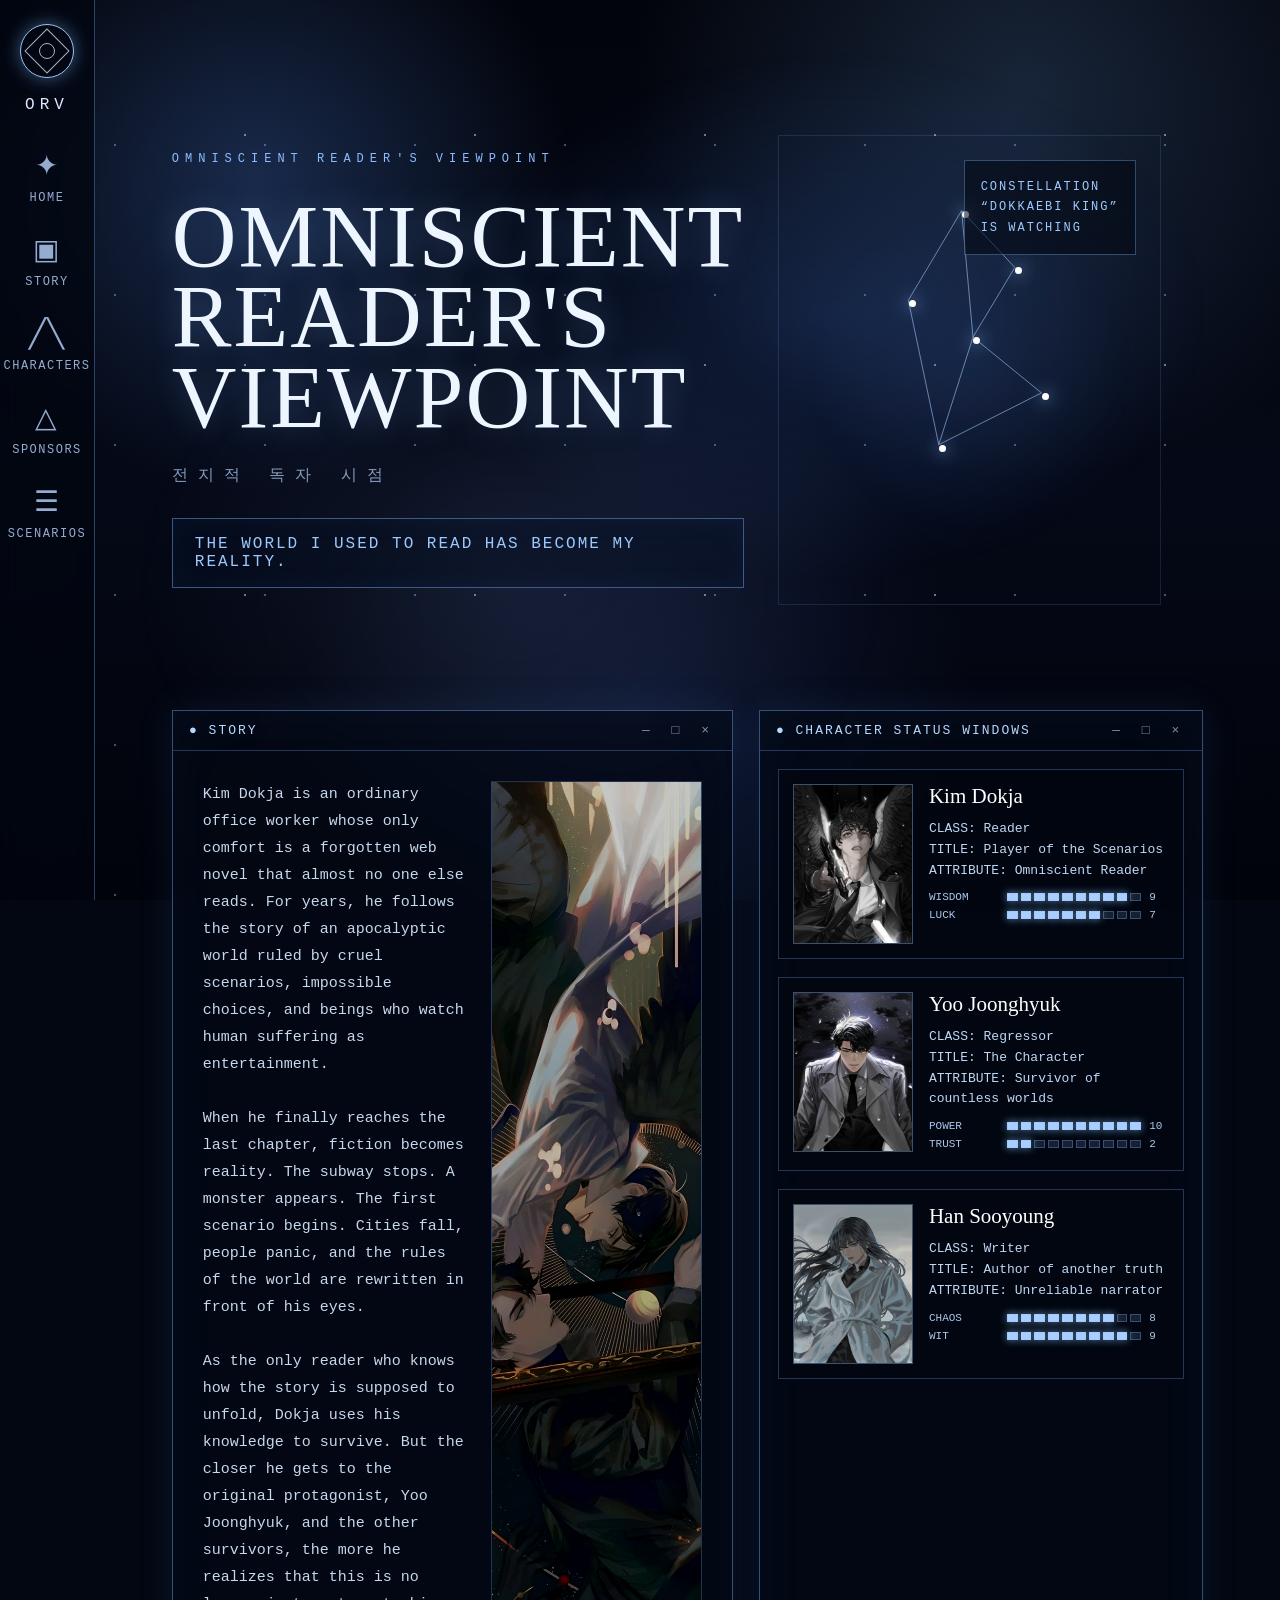
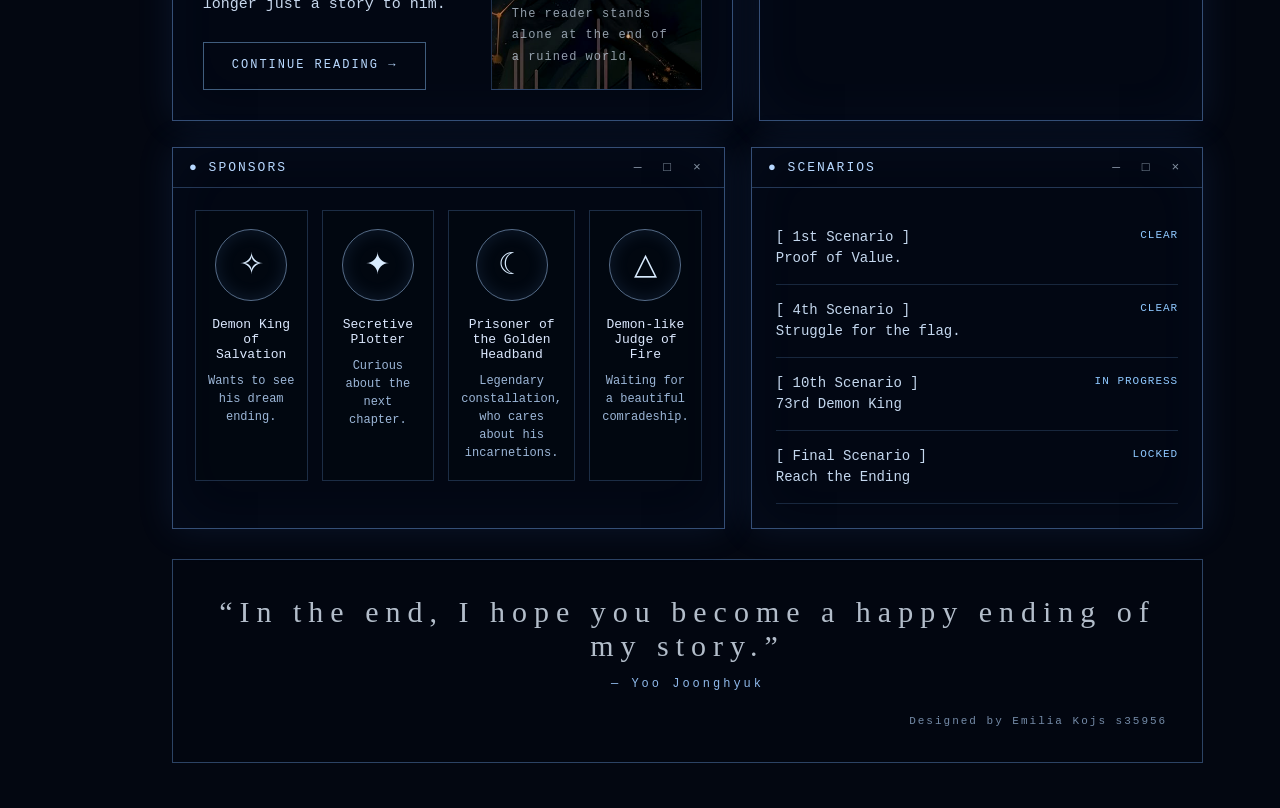
<file: index.html>
<!DOCTYPE html>
<html lang="en">

<head>
    <meta charset="UTF-8">
    <meta name="viewport" content="width=device-width, initial-scale=1.0" />
    <title>Omniscient Reader's Viewpoint</title>
    <link rel="icon" type="image/jpg" href="favicon.jpg">
    <link rel="stylesheet" href="style.css">
</head>

<body>
    <header class="mobile-nav">
        <a href="#home">Home</a>
        <a href="#story">Story</a>
        <a href="#characters">Characters</a>
        <a href="#constellations">Constellations</a>
    </header>
    <div class="nebula"></div>

    <div class="layout">
        <aside class="sidebar">
            <a class="sigil" href="#home"></a>
            <div class="logo">ORV</div>
            <nav>
                <a href="#home"><span>✦</span>Home</a>
                <a href="#story"><span>▣</span>Story</a>
                <a href="#characters"><span>╱╲</span>Characters</a>
                <a href="#constellations"><span>△</span>Sponsors</a>
                <a href="#scenarios"><span>☰</span>Scenarios</a>
            </nav>
        </aside>

        <main id="home">
            <section class="hero">
                <div>
                    <p class="eyebrow">Omniscient Reader's Viewpoint</p>
                    <h1>OMNISCIENT<br>READER'S<br>VIEWPOINT</h1>
                    <p class="korean">전지적 독자 시점</p>
                    <div class="quote-box">THE WORLD I USED TO READ HAS BECOME MY REALITY.</div>
                </div>

                <div class="constellation-map" role="img" aria-label="animated constellation map">
                    <svg class="lines" viewBox="0 0 500 470" preserveAspectRatio="none">
                        <polyline points="170,165 240,75 310,132 255,202 345,258 210,310 170,165" fill="none"
                            stroke="#a9ceff" stroke-width="1" />
                        <polyline points="240,75 255,202 210,310" fill="none" stroke="#a9ceff" stroke-width="1" />
                    </svg>
                    <div class="star s1"></div>
                    <div class="star s2"></div>
                    <div class="star s3"></div>
                    <div class="star s4"></div>
                    <div class="star s5"></div>
                    <div class="star s6"></div>
                    <div class="watching">CONSTELLATION<br>“DOKKAEBI KING”<br>IS WATCHING</div>
                </div>
            </section>

            <section class="grid" id="story">
                <article class="window">
                    <div class="window-header">
                        <h2 class="window-title">● Story</h2>
                        <span class="controls">— □ ×</span>
                    </div>
                    <div class="story-content">
                        <div>
                            <p>
                                Kim Dokja is an ordinary office worker whose only comfort is a forgotten web novel that
                                almost no one else reads. For years, he follows the story of an apocalyptic world ruled
                                by cruel scenarios, impossible choices, and beings who watch human suffering as
                                entertainment.
                            </p>
                            <br>
                            <p>
                                When he finally reaches the last chapter, fiction becomes reality. The subway stops. A
                                monster appears. The first scenario begins. Cities fall, people panic, and the rules of
                                the world are rewritten in front of his eyes.
                            </p>
                            <br>
                            <p>
                                As the only reader who knows how the story is supposed to unfold, Dokja uses his
                                knowledge to survive. But the closer he gets to the original protagonist, Yoo Joonghyuk,
                                and the other survivors, the more he realizes that this is no longer just a story to
                                him.
                            </p>
                            <a class="button" href="story.html">Continue Reading →</a>
                        </div>
                        <div class="story-image">
                            <img src="orv.jpeg" alt="Yoo Joonghyuk and Kim Dokja">
                        </div>
                    </div>
                </article>

                <aside class="window" id="characters">
                    <div class="window-header">
                        <h2 class="window-title">● Character Status Windows</h2>
                        <span class="controls">— □ ×</span>
                    </div>
                    <div class="characters">
                        <div class="character-card">
                            <div class="portrait">
                                <img src="KimDokja.jfif" alt="Kim Dokja">
                            </div>
                            <div class="character-info">
                                <h3>Kim Dokja</h3>
                                <div class="meta">CLASS: Reader<br>TITLE: Player of the Scenarios<br>ATTRIBUTE:
                                    Omniscient Reader</div>
                                <div class="stat"><span>WISDOM</span>
                                    <div class="bar"><span class="filled"></span><span class="filled"></span><span
                                            class="filled"></span><span class="filled"></span><span
                                            class="filled"></span><span class="filled"></span><span
                                            class="filled"></span><span class="filled"></span><span
                                            class="filled"></span><span></span></div><span>9</span>
                                </div>
                                <div class="stat"><span>LUCK</span>
                                    <div class="bar"><span class="filled"></span><span class="filled"></span><span
                                            class="filled"></span><span class="filled"></span><span
                                            class="filled"></span><span class="filled"></span><span
                                            class="filled"></span><span></span><span></span><span></span></div>
                                    <span>7</span>
                                </div>
                            </div>
                        </div>

                        <div class="character-card">
                            <div class="portrait">
                                <img src="YooJoonghyuk.jfif" alt="Yoo Joonghyuk">
                            </div>
                            <div class="character-info">
                                <h3>Yoo Joonghyuk</h3>
                                <div class="meta">CLASS: Regressor<br>TITLE: The Character<br>ATTRIBUTE: Survivor of
                                    countless worlds</div>
                                <div class="stat"><span>POWER</span>
                                    <div class="bar"><span class="filled"></span><span class="filled"></span><span
                                            class="filled"></span><span class="filled"></span><span
                                            class="filled"></span><span class="filled"></span><span
                                            class="filled"></span><span class="filled"></span><span
                                            class="filled"></span><span class="filled"></span></div><span>10</span>
                                </div>
                                <div class="stat"><span>TRUST</span>
                                    <div class="bar"><span class="filled"></span><span
                                            class="filled"></span><span></span><span></span><span></span><span></span><span></span><span></span><span></span><span></span>
                                    </div><span>2</span>
                                </div>
                            </div>
                        </div>

                        <div class="character-card">
                            <div class="portrait">
                                <img src="HanSooyoung.jfif" alt="Han Sooyoung">
                            </div>
                            <div class="character-info">
                                <h3>Han Sooyoung</h3>
                                <div class="meta">CLASS: Writer<br>TITLE: Author of another truth<br>ATTRIBUTE:
                                    Unreliable narrator</div>
                                <div class="stat"><span>CHAOS</span>
                                    <div class="bar"><span class="filled"></span><span class="filled"></span><span
                                            class="filled"></span><span class="filled"></span><span
                                            class="filled"></span><span class="filled"></span><span
                                            class="filled"></span><span class="filled"></span><span></span><span></span>
                                    </div><span>8</span>
                                </div>
                                <div class="stat"><span>WIT</span>
                                    <div class="bar"><span class="filled"></span><span class="filled"></span><span
                                            class="filled"></span><span class="filled"></span><span
                                            class="filled"></span><span class="filled"></span><span
                                            class="filled"></span><span class="filled"></span><span
                                            class="filled"></span><span></span></div><span>9</span>
                                </div>
                            </div>
                        </div>
                    </div>
                </aside>
            </section>

            <section class="lower-grid">
                <article class="window" id="constellations">
                    <div class="window-header">
                        <h2 class="window-title">● Sponsors</h2>
                        <span class="controls">— □ ×</span>
                    </div>
                    <div class="constellations">
                        <a class="constellation-card" href="constellations.html">
                            <div class="symbol">✧</div>
                            <h4>Demon King of Salvation</h4>
                            <p>Wants to see his dream ending.</p>
                        </a>
                        <a class="constellation-card" href="constellations.html">
                            <div class="symbol">✦</div>
                            <h4>Secretive Plotter</h4>
                            <p>Curious about the next chapter.</p>
                        </a>
                        <a class="constellation-card" href="constellations.html">
                            <div class="symbol">☾</div>
                            <h4>Prisoner of the Golden Headband</h4>
                            <p>Legendary constallation, who cares about his incarnetions.</p>
                        </a>
                        <a class="constellation-card" href="constellations.html">
                            <div class="symbol">△</div>
                            <h4>Demon-like Judge of Fire</h4>
                            <p>Waiting for a beautiful comradeship.</p>
                        </a>
                    </div>
                </article>

                <article class="window" id="scenarios">
                    <div class="window-header">
                        <h2 class="window-title">● Scenarios</h2>
                        <span class="controls">— □ ×</span>
                    </div>
                    <div class="scenarios">
                        <div class="scenario-row"><span>[ 1st Scenario ]<br>Proof of Value.</span><span
                                class="status">Clear</span></div>
                        <div class="scenario-row"><span>[ 4th Scenario ]<br>Struggle for the flag.</span><span
                                class="status">Clear</span></div>
                        <div class="scenario-row"><span>[ 10th Scenario ]<br>73rd Demon King</span><span
                                class="status">In Progress</span></div>
                        <div class="scenario-row"><span>[ Final Scenario ]<br>Reach the Ending</span><span
                                class="status">Locked</span></div>
                    </div>
                </article>
            </section>

           <section class="ending">

                <div class="ending-quote">
                    “In the end, I hope you become a happy ending of my story.”
                    <span>— Yoo Joonghyuk</span>
                </div>

                <div class="ending-signature">
                    Designed by Emilia Kojs s35956
                </div>

            </section>
        </main>
    </div>
</body>

</html>
</file>
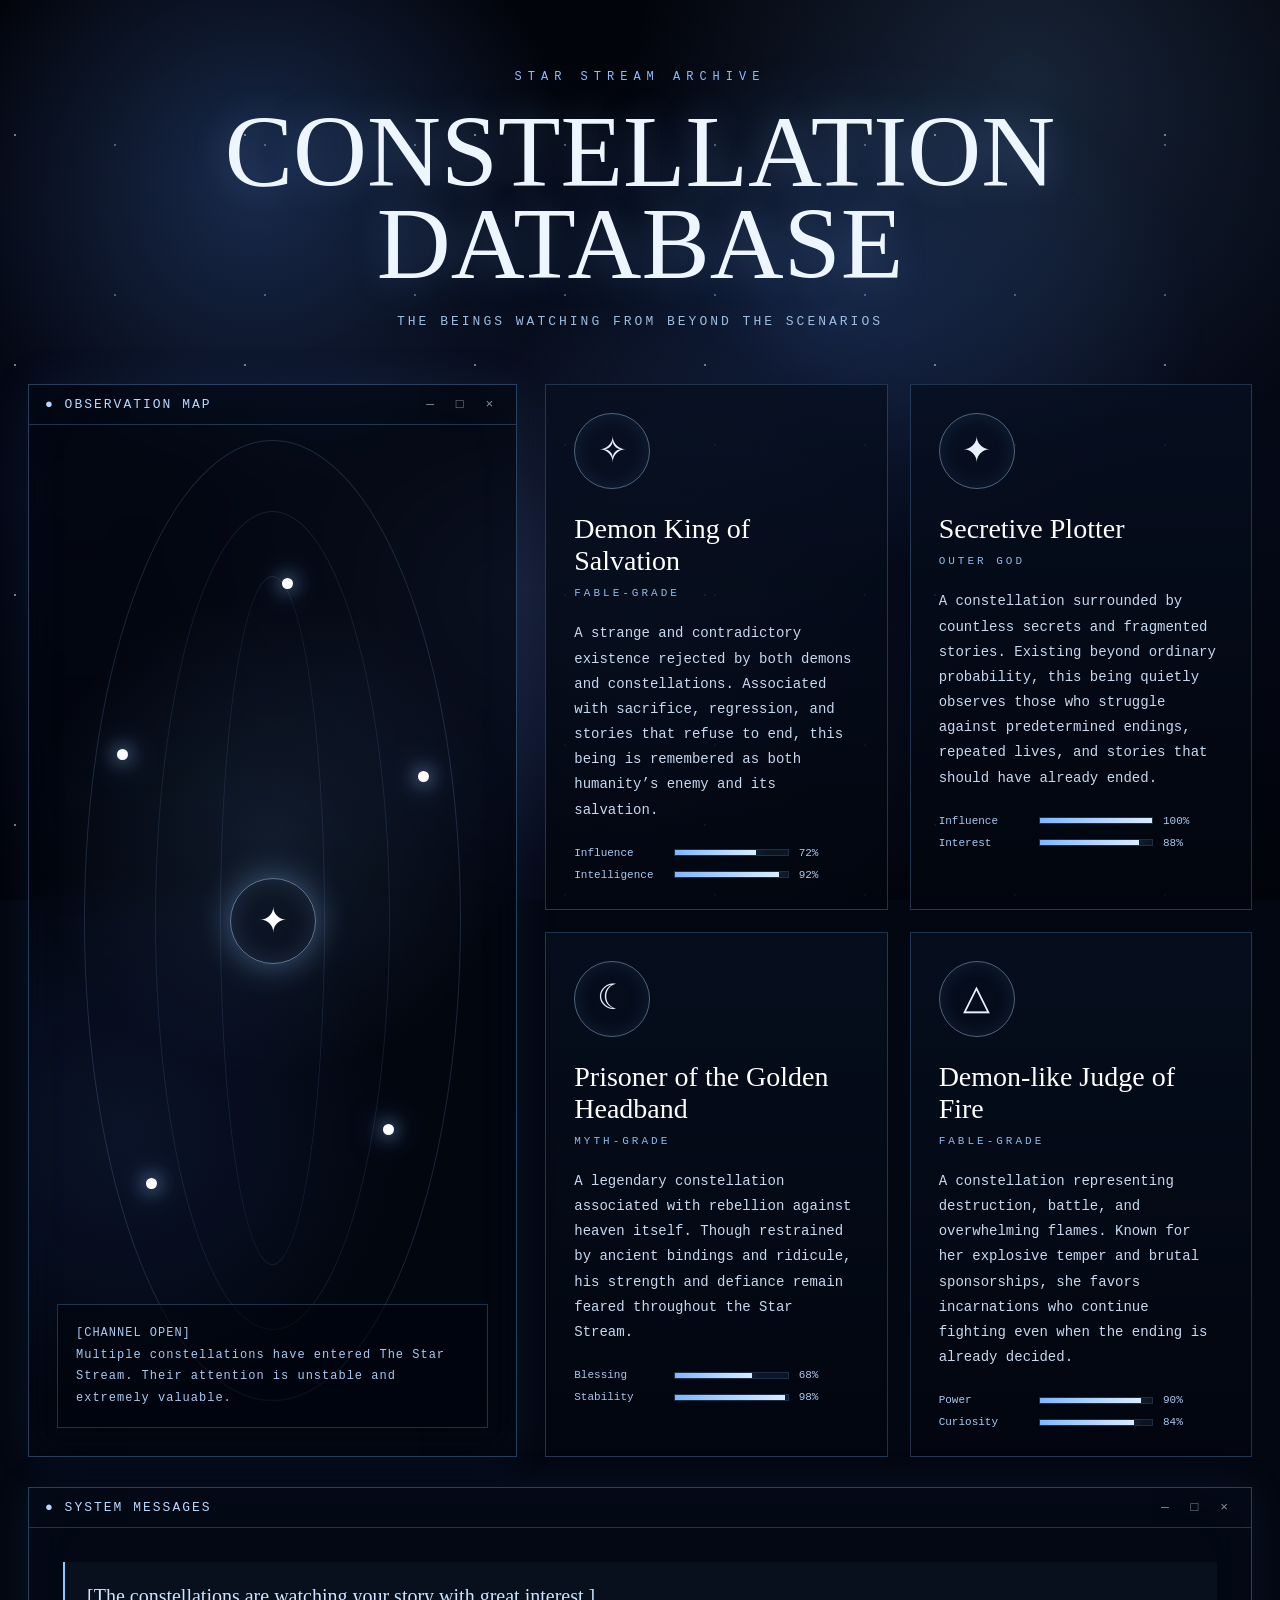
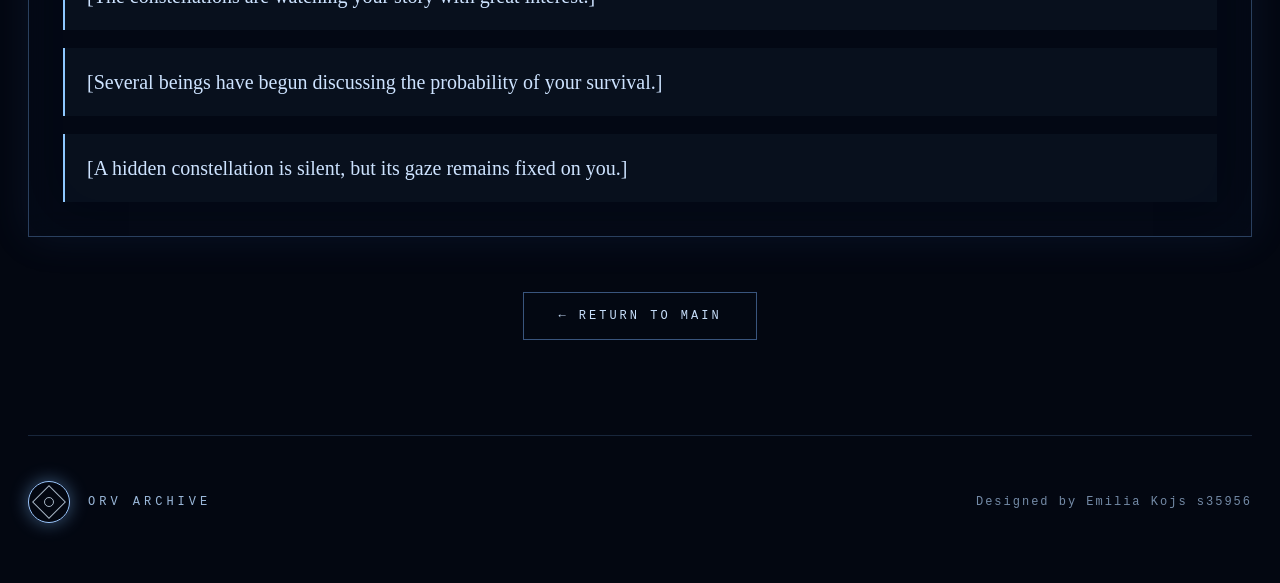
<file: constellations.html>
<!DOCTYPE html>
<html lang="en">
<head>
    <meta charset="UTF-8">
    <meta name="viewport" content="width=device-width, initial-scale=1.0">
    <title>Constellation Archive</title>
    <link rel="icon" type="image/jpg" href="favicon.jpg">
    <style>
        * {
            margin: 0;
            padding: 0;
            box-sizing: border-box;
        }

        html {
            scroll-behavior: smooth;
        }

        body {
            min-height: 100vh;
            background: #030711;
            color: #dce9ff;
            font-family: "Courier New", monospace;
            overflow-x: hidden;
        }

        body::before {
            content: "";
            position: fixed;
            inset: 0;
            background:
                radial-gradient(circle at 20% 20%, rgba(90, 150, 255, 0.25), transparent 25%),
                radial-gradient(circle at 80% 10%, rgba(120, 180, 255, 0.18), transparent 30%),
                radial-gradient(circle at 50% 80%, rgba(60, 90, 180, 0.18), transparent 35%),
                linear-gradient(to bottom, #02040b, #050917 55%, #01030a);
            z-index: -4;
        }

        body::after {
            content: "";
            position: fixed;
            inset: 0;
            background-image:
                radial-gradient(#ffffff 0.7px, transparent 0.7px),
                radial-gradient(#85b8ff 0.9px, transparent 0.9px),
                radial-gradient(#ffffff 1px, transparent 1px);
            background-size: 90px 90px, 150px 150px, 230px 230px;
            background-position: 0 0, 40px 70px, 130px 20px;
            opacity: 0.45;
            animation: driftStars 70s linear infinite;
            z-index: -3;
        }

        @keyframes driftStars {
            from { transform: translateY(0); }
            to { transform: translateY(-180px); }
        }

        .nebula {
            position: fixed;
            inset: 0;
            pointer-events: none;
            background:
                radial-gradient(ellipse at 65% 35%, rgba(80, 140, 255, 0.18), transparent 32%),
                radial-gradient(ellipse at 40% 65%, rgba(160, 190, 255, 0.09), transparent 35%);
            z-index: -2;
        }

        main {
            max-width: 1350px;
            margin: auto;
            padding: 70px 28px 40px;
        }

        .page-hero {
            text-align: center;
            margin-bottom: 55px;
        }

        .eyebrow {
            color: #8dbdff;
            letter-spacing: 6px;
            text-transform: uppercase;
            font-size: 12px;
            margin-bottom: 22px;
        }

        h1 {
            font-family: Georgia, "Times New Roman", serif;
            font-size: clamp(46px, 8vw, 105px);
            font-weight: 400;
            line-height: 0.9;
            color: #edf5ff;
            text-shadow: 0 0 35px rgba(130, 185, 255, 0.28);
            margin-bottom: 24px;
        }

        .subtitle {
            color: #9dbde0;
            letter-spacing: 3px;
            text-transform: uppercase;
            font-size: 13px;
        }

        .archive-layout {
            display: grid;
            grid-template-columns: 0.9fr 1.3fr;
            gap: 28px;
            align-items: stretch;
        }

        .window {
            border: 1px solid rgba(125, 180, 255, 0.32);
            background: rgba(4, 10, 22, 0.76);
            backdrop-filter: blur(14px);
            box-shadow:
                0 0 40px rgba(76, 130, 220, 0.10),
                inset 0 0 70px rgba(120, 170, 255, 0.025);
            overflow: hidden;
        }

        .window-header {
            display: flex;
            justify-content: space-between;
            align-items: center;
            padding: 12px 16px;
            border-bottom: 1px solid rgba(125, 180, 255, 0.25);
            color: #b7d8ff;
            text-transform: uppercase;
            letter-spacing: 2px;
            font-size: 13px;
        }

        .controls {
            color: rgba(218, 236, 255, 0.6);
            letter-spacing: 7px;
        }

        .map-panel {
            min-height: 620px;
            position: relative;
            background:
                radial-gradient(circle at 50% 42%, rgba(125, 180, 255, 0.13), transparent 36%),
                radial-gradient(circle at 20% 70%, rgba(80, 130, 255, 0.11), transparent 32%),
                rgba(2, 6, 16, 0.55);
        }

        .constellation-orbit {
            position: absolute;
            inset: 55px;
            border: 1px solid rgba(140, 190, 255, 0.18);
            border-radius: 50%;
            animation: slowRotate 42s linear infinite;
        }

        .constellation-orbit::before,
        .constellation-orbit::after {
            content: "";
            position: absolute;
            inset: 70px;
            border: 1px solid rgba(140, 190, 255, 0.12);
            border-radius: 50%;
        }

        .constellation-orbit::after {
            inset: 135px;
        }

        @keyframes slowRotate {
            from { transform: rotate(0deg); }
            to { transform: rotate(360deg); }
        }

        .core-star {
            position: absolute;
            top: 50%;
            left: 50%;
            width: 86px;
            height: 86px;
            transform: translate(-50%, -50%);
            border: 1px solid rgba(180, 220, 255, 0.5);
            border-radius: 50%;
            display: grid;
            place-items: center;
            color: white;
            font-size: 34px;
            box-shadow:
                0 0 35px rgba(140, 190, 255, 0.45),
                inset 0 0 25px rgba(140, 190, 255, 0.15);
        }

        .map-label {
            position: absolute;
            bottom: 28px;
            left: 28px;
            right: 28px;
            border: 1px solid rgba(125, 180, 255, 0.25);
            padding: 18px;
            color: #a9c9ef;
            font-size: 12px;
            line-height: 1.8;
            background: rgba(1, 5, 14, 0.55);
            letter-spacing: 1px;
        }

        .star-node {
            position: absolute;
            width: 11px;
            height: 11px;
            border-radius: 50%;
            background: white;
            box-shadow: 0 0 18px #9dc8ff, 0 0 35px #76a7ff;
            animation: pulse 2.4s ease-in-out infinite;
        }

        .n1 { top: 18%; left: 52%; }
        .n2 { top: 36%; right: 18%; animation-delay: .3s; }
        .n3 { bottom: 30%; right: 25%; animation-delay: .8s; }
        .n4 { bottom: 25%; left: 24%; animation-delay: 1.2s; }
        .n5 { top: 34%; left: 18%; animation-delay: 1.6s; }

        @keyframes pulse {
            0%, 100% { transform: scale(1); opacity: 0.7; }
            50% { transform: scale(1.7); opacity: 1; }
        }

        .profiles {
            display: grid;
            grid-template-columns: repeat(2, 1fr);
            gap: 22px;
        }

        .profile-card {
            min-height: 300px;
            border: 1px solid rgba(125, 180, 255, 0.25);
            background:
                linear-gradient(to bottom, rgba(7, 15, 32, 0.82), rgba(2, 6, 15, 0.88));
            padding: 28px;
            position: relative;
            overflow: hidden;
            transition: 0.35s;
        }

        .profile-card::before {
            content: "";
            position: absolute;
            inset: -40%;
            background: radial-gradient(circle, rgba(125, 180, 255, 0.12), transparent 38%);
            opacity: 0;
            transition: 0.35s;
        }

        .profile-card:hover {
            transform: translateY(-6px);
            box-shadow: 0 0 35px rgba(125, 180, 255, 0.14);
        }

        .profile-card:hover::before {
            opacity: 1;
        }

        .profile-symbol {
            width: 76px;
            height: 76px;
            border-radius: 50%;
            border: 1px solid rgba(180, 220, 255, 0.42);
            display: grid;
            place-items: center;
            font-size: 35px;
            margin-bottom: 24px;
            color: #e7f2ff;
            box-shadow: inset 0 0 20px rgba(125, 180, 255, 0.11);
            position: relative;
            z-index: 1;
        }

        .profile-card h2 {
            font-family: Georgia, serif;
            font-size: 28px;
            font-weight: 400;
            color: white;
            margin-bottom: 10px;
            position: relative;
            z-index: 1;
        }

        .rank {
            color: #8fb9ea;
            letter-spacing: 3px;
            text-transform: uppercase;
            font-size: 11px;
            margin-bottom: 22px;
            position: relative;
            z-index: 1;
        }

        .description {
            color: #c8d9ef;
            line-height: 1.8;
            font-size: 14px;
            margin-bottom: 24px;
            position: relative;
            z-index: 1;
        }

        .stats {
            display: grid;
            gap: 10px;
            position: relative;
            z-index: 1;
        }

        .stat {
            display: grid;
            grid-template-columns: 90px 1fr 60px;
            gap: 10px;
            align-items: center;
            font-size: 11px;
            color: #a9c9ef;
        }

        .bar {
            height: 7px;
            background: rgba(125, 180, 255, 0.08);
            border: 1px solid rgba(125, 180, 255, 0.16);
            overflow: hidden;
        }

        .fill {
            height: 100%;
            background: linear-gradient(to right, #7fb7ff, #d8ecff);
            box-shadow: 0 0 14px rgba(125, 180, 255, 0.5);
        }

        .system-panel {
            margin-top: 30px;
        }

        .system-content {
            padding: 34px;
            display: grid;
            gap: 18px;
        }

        .message {
            border-left: 2px solid #8ec8ff;
            padding: 16px 22px;
            color: #cde3ff;
            background: rgba(125, 180, 255, 0.045);
            line-height: 1.8;
            font-family: Georgia, serif;
            font-size: 20px;
        }

        .navigation {
            margin-top: 55px;
            text-align: center;
        }

        .button {
            display: inline-block;
            padding: 16px 34px;
            border: 1px solid rgba(125, 180, 255, 0.45);
            color: #c7defa;
            text-decoration: none;
            letter-spacing: 3px;
            font-size: 12px;
            text-transform: uppercase;
            transition: 0.3s;
            background: rgba(5, 10, 20, 0.5);
        }

        .button:hover {
            transform: translateY(-4px);
            background: rgba(125, 180, 255, 0.08);
            box-shadow: 0 0 22px rgba(125, 180, 255, 0.22);
        }

        .orv-footer {
            margin-top: 95px;
            padding: 45px 0 20px;
            border-top: 1px solid rgba(125, 180, 255, 0.18);
            display: flex;
            justify-content: space-between;
            align-items: center;
            flex-wrap: wrap;
            gap: 20px;
            color: #9bb8da;
        }

        .footer-logo {
            display: flex;
            align-items: center;
            gap: 18px;

            letter-spacing: 4px;
            font-size: 12px;
            text-transform: uppercase;

            color: #9bb8da;
            text-decoration: none;

            transition: 0.3s;
        }

        .footer-logo:hover {
            color: #dcecff;
            text-shadow: 0 0 12px rgba(125, 180, 255, 0.35);
        }

        .sigil {
            width: 42px;
            height: 42px;
            border: 1px solid #9cc8ff;
            border-radius: 50%;
            position: relative;
            box-shadow: 0 0 18px rgba(130, 190, 255, 0.45);
        }

        .sigil::before,
        .sigil::after {
            content: "";
            position: absolute;
            inset: 8px;
            border: 1px solid rgba(220, 238, 255, 0.75);
            transform: rotate(45deg);
        }

        .sigil::after {
            inset: 15px;
            border-radius: 50%;
            transform: none;
        }

        .footer-credit {
            font-size: 12px;
            letter-spacing: 2px;
            opacity: 0.75;
        }

        @media (max-width: 1000px) {
            .archive-layout {
                grid-template-columns: 1fr;
            }

            .profiles {
                grid-template-columns: 1fr;
            }
        }

        @media (max-width: 650px) {
            main {
                padding: 45px 18px 30px;
            }

            .profile-card {
                padding: 24px;
            }

            .stat {
                grid-template-columns: 1fr;
            }

            .map-panel {
                min-height: 480px;
            }

            .orv-footer {
                justify-content: center;
                text-align: center;
            }
        }
    </style>
</head>

<body>
    <div class="nebula"></div>

    <main>
        <section class="page-hero">
            <p class="eyebrow">Star Stream Archive</p>
            <h1>CONSTELLATION<br>DATABASE</h1>
            <p class="subtitle">The beings watching from beyond the scenarios</p>
        </section>

        <section class="archive-layout">
            <article class="window map-panel">
                <div class="window-header">
                    <span>● Observation Map</span>
                    <span class="controls">— □ ×</span>
                </div>

                <div class="constellation-orbit"></div>
                <div class="core-star">✦</div>

                <div class="star-node n1"></div>
                <div class="star-node n2"></div>
                <div class="star-node n3"></div>
                <div class="star-node n4"></div>
                <div class="star-node n5"></div>

                <div class="map-label">
                    [CHANNEL OPEN]<br>
                    Multiple constellations have entered The Star Stream.  
                    Their attention is unstable and extremely valuable.
                </div>
            </article>

            <section class="profiles">
                <article class="profile-card">
                    <div class="profile-symbol">✧</div>
                    <h2>Demon King of Salvation</h2>
                    <p class="rank">Fable-grade</p>
                    <p class="description">
                       A strange and contradictory existence rejected by both demons and constellations.
                        Associated with sacrifice, regression, and stories that refuse to end,
                        this being is remembered as both humanity’s enemy and its salvation.
                    </p>

                    <div class="stats">
                        <div class="stat">
                            <span>Influence</span>
                            <div class="bar"><div class="fill" style="width: 72%;"></div></div>
                            <span>72%</span>
                        </div>
                        <div class="stat">
                            <span>Intelligence</span>
                            <div class="bar"><div class="fill" style="width: 92%;"></div></div>
                            <span>92%</span>
                        </div>
                    </div>
                </article>

                <article class="profile-card">
                    <div class="profile-symbol">✦</div>
                    <h2>Secretive Plotter</h2>
                    <p class="rank">Outer God</p>
                    <p class="description">
                        A constellation surrounded by countless secrets and fragmented stories.
                        Existing beyond ordinary probability, this being quietly observes those who struggle
                        against predetermined endings, repeated lives, and stories that should have already ended.
                    </p>

                    <div class="stats">
                        <div class="stat">
                            <span>Influence</span>
                            <div class="bar"><div class="fill" style="width: 100%;"></div></div>
                            <span>100%</span>
                        </div>
                        <div class="stat">
                            <span>Interest</span>
                            <div class="bar"><div class="fill" style="width: 88%;"></div></div>
                            <span>88%</span>
                        </div>
                    </div>
                </article>

                <article class="profile-card">
                    <div class="profile-symbol">☾</div>
                    <h2>Prisoner of the Golden Headband</h2>
                    <p class="rank">Myth-grade</p>
                    <p class="description">
                        A legendary constellation associated with rebellion against heaven itself.
                        Though restrained by ancient bindings and ridicule,
                        his strength and defiance remain feared throughout the Star Stream.
                    </p>

                    <div class="stats">
                        <div class="stat">
                            <span>Blessing</span>
                            <div class="bar"><div class="fill" style="width: 68%;"></div></div>
                            <span>68%</span>
                        </div>
                        <div class="stat">
                            <span>Stability</span>
                            <div class="bar"><div class="fill" style="width: 98%;"></div></div>
                            <span>98%</span>
                        </div>
                    </div>
                </article>

                <article class="profile-card">
                    <div class="profile-symbol">△</div>
                    <h2>Demon-like Judge of Fire</h2>
                    <p class="rank">Fable-grade</p>
                    <p class="description">
                       A constellation representing destruction, battle, and overwhelming flames.
                        Known for her explosive temper and brutal sponsorships,
                        she favors incarnations who continue fighting even when the ending is already decided.
                    </p>

                    <div class="stats">
                        <div class="stat">
                            <span>Power</span>
                            <div class="bar"><div class="fill" style="width: 90%;"></div></div>
                            <span>90%</span>
                        </div>
                        <div class="stat">
                            <span>Curiosity</span>
                            <div class="bar"><div class="fill" style="width: 84%;"></div></div>
                            <span>84%</span>
                        </div>
                    </div>
                </article>
            </section>
        </section>

        <section class="window system-panel">
            <div class="window-header">
                <span>● System Messages</span>
                <span class="controls">— □ ×</span>
            </div>

            <div class="system-content">
                <div class="message">[The constellations are watching your story with great interest.]</div>
                <div class="message">[Several beings have begun discussing the probability of your survival.]</div>
                <div class="message">[A hidden constellation is silent, but its gaze remains fixed on you.]</div>
            </div>
        </section>

        <section class="navigation">
            <a class="button" href="index.html">← Return to Main</a>
        </section>

        <footer class="orv-footer">
            <a class="footer-logo" href="index.html">
                <div class="sigil"></div>
                <span>ORV Archive</span>
            </a>

            <div class="footer-credit">
                Designed by Emilia Kojs s35956
            </div>
        </footer>
    </main>
</body>
</html>
</file>
<file: style.css>
* {
            margin: 0;
            padding: 0;
            box-sizing: border-box;
        }

        html {
            scroll-behavior: smooth;
        }

        .mobile-nav {
            display: none;
        }

        body {
            min-height: 100vh;
            background: #030711;
            color: #dce9ff;
            font-family: "Courier New", monospace;
            overflow-x: hidden;
        }

        body::before {
            content: "";
            position: fixed;
            inset: 0;
            background:
                radial-gradient(circle at 20% 20%, rgba(90, 150, 255, 0.25), transparent 25%),
                radial-gradient(circle at 80% 10%, rgba(120, 180, 255, 0.18), transparent 30%),
                radial-gradient(circle at 50% 80%, rgba(60, 90, 180, 0.18), transparent 35%),
                linear-gradient(to bottom, #02040b, #050917 55%, #01030a);
            z-index: -4;
        }

        body::after {
            content: "";
            position: fixed;
            inset: 0;
            background-image:
                radial-gradient(#ffffff 0.7px, transparent 0.7px),
                radial-gradient(#85b8ff 0.9px, transparent 0.9px),
                radial-gradient(#ffffff 1px, transparent 1px);
            background-size: 90px 90px, 150px 150px, 230px 230px;
            background-position: 0 0, 40px 70px, 130px 20px;
            opacity: 0.45;
            animation: driftStars 70s linear infinite;
            z-index: -3;
        }

        @keyframes driftStars {
            from {
                transform: translateY(0);
            }
            to {
                transform: translateY(-180px);
            }
        }

        .nebula {
            position: fixed;
            inset: 0;
            pointer-events: none;
            background:
                radial-gradient(ellipse at 65% 35%, rgba(80, 140, 255, 0.18), transparent 32%),
                radial-gradient(ellipse at 40% 65%, rgba(160, 190, 255, 0.09), transparent 35%);
            filter: blur(1px);
            z-index: -2;
        }

        .layout {
            display: grid;
            grid-template-columns: 95px 1fr;
            min-height: 100vh;
        }

        .sidebar {
            position: fixed;
            left: 0;
            top: 0;
            width: 95px;
            height: 100vh;
            border-right: 1px solid rgba(125, 180, 255, 0.35);
            background: rgba(2, 6, 16, 0.75);
            backdrop-filter: blur(12px);
            display: flex;
            flex-direction: column;
            align-items: center;
            padding: 24px 10px;
            z-index: 20;
        }

        .sigil {
            width: 54px;
            height: 54px;
            border: 1px solid #9cc8ff;
            border-radius: 50%;
            position: relative;
            margin-bottom: 18px;
            box-shadow: 0 0 18px rgba(130, 190, 255, 0.45);
        }

        .sigil::before,
        .sigil::after {
            content: "";
            position: absolute;
            inset: 10px;
            border: 1px solid rgba(220, 238, 255, 0.75);
            transform: rotate(45deg);
        }

        .sigil::after {
            inset: 18px;
            border-radius: 50%;
            transform: none;
        }

        .logo {
            letter-spacing: 5px;
            font-size: 16px;
            margin-bottom: 35px;
        }

        nav {
            display: flex;
            flex-direction: column;
            gap: 28px;
            width: 100%;
            align-items: center;
        }

        nav a {
            color: #b8d6ff;
            text-decoration: none;
            font-size: 12px;
            letter-spacing: 1.5px;
            text-transform: uppercase;
            text-align: center;
            opacity: 0.8;
            transition: 0.3s;
        }

        nav a span {
             display: block;
            font-size: 28px;
            margin-bottom: 8px;
        }

        nav a:hover {
            opacity: 1;
            color: white;
            text-shadow: 0 0 10px #7db5ff;
            transform: translateY(-2px);
        }

        main {
            grid-column: 2;
            width: 100%;
            min-width: 0;
            padding: 60px 6vw 45px;
        }

        .hero {
            min-height: 620px;
            display: grid;
            grid-template-columns: 1.1fr 0.9fr;
            gap: 34px;
            align-items: center;
            position: relative;
        }

        .eyebrow {
            color: #8dbdff;
            letter-spacing: 6px;
            text-transform: uppercase;
            font-size: 12px;
            margin-bottom: 30px;
        }

        h1 {
            font-family: Georgia, "Times New Roman", serif;
            font-size: clamp(48px, 7vw, 104px);
            line-height: 0.9;
            letter-spacing: 2px;
            font-weight: 400;
            color: #edf5ff;
            text-shadow: 0 0 30px rgba(130, 185, 255, 0.28);
            margin-bottom: 28px;
        }

        .korean {
            letter-spacing: 10px;
            color: #b9d8ff;
            opacity: 0.7;
            margin-bottom: 32px;
        }

        .quote-box {
            width: fit-content;
            border: 1px solid rgba(125, 180, 255, 0.45);
            padding: 16px 22px;
            color: #9dc8ff;
            letter-spacing: 2px;
            background: rgba(7, 16, 34, 0.42);
            box-shadow: inset 0 0 30px rgba(92, 155, 255, 0.05);
        }

        .constellation-map {
            position: relative;
            height: 470px;
            border: 1px solid rgba(125, 180, 255, 0.15);
            background: radial-gradient(circle at center, rgba(95, 151, 255, 0.08), transparent 55%);
            overflow: hidden;
        }

        .star {
            position: absolute;
            width: 7px;
            height: 7px;
            border-radius: 50%;
            background: white;
            box-shadow: 0 0 16px #9dc8ff, 0 0 32px #76a7ff;
            animation: pulse 2.4s ease-in-out infinite;
        }

        .star.s1 {
            top: 16%;
            left: 48%;
        }

        .star.s2 {
            top: 28%;
            left: 62%;
            animation-delay: 0.3s;
        }

        .star.s3 {
            top: 43%;
            left: 51%;
            animation-delay: 0.7s;
        }

        .star.s4 {
            top: 55%;
            left: 69%;
            animation-delay: 1s;
        }

        .star.s5 {
            top: 66%;
            left: 42%;
            animation-delay: 1.4s;
        }

        .star.s6 {
            top: 35%;
            left: 34%;
            animation-delay: 1.8s;
        }

        @keyframes pulse {
            0%,
            100% {
                transform: scale(1);
                opacity: 0.7;
            }
            50% {
                transform: scale(1.7);
                opacity: 1;
            }
        }

        svg.lines {
            position: absolute;
            inset: 0;
            width: 100%;
            height: 100%;
            opacity: 0.65;
        }

        .watching {
            position: absolute;
            right: 24px;
            top: 24px;
            color: #9fcaff;
            border: 1px solid rgba(130, 190, 255, 0.35);
            padding: 16px;
            background: rgba(2, 6, 16, 0.55);
            font-size: 12px;
            line-height: 1.7;
            letter-spacing: 2px;
        }

        .grid {
            display: grid;
            grid-template-columns: 1.2fr 0.95fr;
            gap: 26px;
            margin-top: 30px;
        }

        .window {
            border: 1px solid rgba(125, 180, 255, 0.42);
            background: rgba(3, 9, 22, 0.72);
            box-shadow: 0 0 35px rgba(76, 130, 220, 0.12), inset 0 0 60px rgba(120, 170, 255, 0.035);
            backdrop-filter: blur(10px);
            position: relative;
        }

        .window-title {
            font: inherit;
            color: inherit;
            letter-spacing: inherit;
            text-transform: inherit;
        }

        .window-header {
            display: flex;
            justify-content: space-between;
            align-items: center;
            padding: 12px 16px;
            border-bottom: 1px solid rgba(125, 180, 255, 0.28);
            color: #b7d8ff;
            text-transform: uppercase;
            letter-spacing: 2px;
            font-size: 13px;
        }

        .controls {
            color: rgba(218, 236, 255, 0.6);
            letter-spacing: 7px;
        }

        .story-content {
            padding: 30px;
            display: grid;
            grid-template-columns: 1fr 0.8fr;
            gap: 24px;
            line-height: 1.8;
            font-size: 15px;
            color: #c7d7ec;
        }

        .story-image {
            min-height: 470px;
            border: 1px solid rgba(125, 180, 255, 0.25);
            background:
                linear-gradient(to top, rgba(2, 5, 13, 0.95), transparent 45%),
                radial-gradient(circle at center, rgba(160, 190, 255, 0.18), transparent 35%),
                linear-gradient(130deg, rgba(32, 53, 87, 0.55), rgba(4, 8, 18, 0.7));
            position: relative;
            overflow: hidden;
        }

        .story-image img {
            width: 100%;
            height: 100%;
            min-height: 470px;
            object-fit: cover;
            object-position: center;
            display: block;
            filter: brightness(0.75) contrast(1.1);
        }

        .story-image::after {
            content: "The reader stands alone at the end of a ruined world.";
            position: absolute;
            bottom: 20px;
            left: 20px;
            right: 20px;
            color: rgba(222, 238, 255, 0.65);
            font-size: 12px;
            letter-spacing: 1px;
        }

        .button {
            margin-top: 24px;
            display: inline-block;
            padding: 12px 28px;
            border: 1px solid rgba(140, 198, 255, 0.45);
            color: #b9d9ff;
            text-decoration: none;
            text-transform: uppercase;
            letter-spacing: 2px;
            font-size: 12px;
            transition: 0.3s;
        }

        .button:hover {
            background: rgba(125, 180, 255, 0.12);
            box-shadow: 0 0 18px rgba(125, 180, 255, 0.35);
        }

        .characters {
            padding: 18px;
            display: flex;
            flex-direction: column;
            gap: 18px;
        }

        .character-card {
            border: 1px solid rgba(125, 180, 255, 0.28);
            padding: 14px;
            display: grid;
            grid-template-columns: 120px 1fr;
            gap: 16px;
            background: rgba(1, 5, 14, 0.45);
        }

        .portrait {
            width: 120px;
            height: 160px;
            overflow: hidden;
            border: 1px solid rgba(150, 200, 255, 0.35);
            background: #0a0f1c;
        }

        .portrait img {
            width: 100%;
            height: 100%;
            object-fit: cover;
            object-position: center;
            display: block;
        }

        .character-info h3 {
            font-family: Georgia, serif;
            font-weight: 400;
            font-size: 21px;
            margin-bottom: 10px;
            color: #fff;
        }

        .meta {
            color: #c0d8f5;
            font-size: 13px;
            line-height: 1.6;
            margin-bottom: 10px;
        }

        .stat {
            display: grid;
            grid-template-columns: 70px 1fr 20px;
            align-items: center;
            gap: 8px;
            font-size: 11px;
            margin: 6px 0;
            color: #aac8eb;
        }

        .bar {
            height: 8px;
            display: grid;
            grid-template-columns: repeat(10, 1fr);
            gap: 3px;
        }

        .bar span {
            border: 1px solid rgba(140, 190, 255, 0.3);
            background: rgba(140, 190, 255, 0.15);
        }

        .bar .filled {
            background: #a9ceff;
            box-shadow: 0 0 8px rgba(150, 205, 255, 0.7);
        }

        .lower-grid {
            display: grid;
            grid-template-columns: 1.1fr 0.9fr;
            gap: 26px;
            margin-top: 26px;
        }

        .constellations {
            padding: 22px;
            display: grid;
            grid-template-columns: repeat(4, 1fr);
            gap: 14px;
        }

        .constellation-card {
            border: 1px solid rgba(125, 180, 255, 0.22);
            padding: 18px 12px;
            text-align: center;
            min-height: 180px;
            background: rgba(1, 5, 14, 0.4);
            transition: 0.3s;
        }

        .constellation-card {
            color: inherit;
            text-decoration: none;
            }

        .constellation-card:hover {
            transform: translateY(-5px);
            box-shadow: 0 0 20px rgba(125, 180, 255, 0.18);
        }

        .symbol {
            width: 72px;
            height: 72px;
            margin: 0 auto 16px;
            border: 1px solid rgba(170, 210, 255, 0.5);
            border-radius: 50%;
            display: grid;
            place-items: center;
            font-size: 30px;
            color: #d9ecff;
            box-shadow: inset 0 0 18px rgba(125, 180, 255, 0.12);
        }

        .constellation-card h4 {
            font-size: 13px;
            font-weight: 400;
            margin-bottom: 10px;
        }

        .constellation-card p {
            font-size: 12px;
            color: #9cb7d8;
            line-height: 1.5;
        }

        .scenarios {
            padding: 24px;
        }

        .scenario-row {
            display: flex;
            justify-content: space-between;
            border-bottom: 1px solid rgba(125, 180, 255, 0.18);
            padding: 15px 0;
            color: #c5d8ef;
            font-size: 14px;
            line-height: 1.5;
        }

        .status {
            color: #8ec8ff;
            text-transform: uppercase;
            font-size: 11px;
            letter-spacing: 1px;
            white-space: nowrap;
            margin-left: 15px;
        }

            .ending {
        margin-top: 30px;
        border: 1px solid rgba(125, 180, 255, 0.35);
        padding: 35px;
        background: rgba(2, 7, 17, 0.55);

        display: flex;
        flex-direction: column;
        gap: 24px;
        }

        .ending-quote {
        text-align: center;
        font-family: Georgia, serif;
        font-size: clamp(18px, 2.4vw, 30px);
        letter-spacing: 7px;
        color: rgba(230, 242, 255, 0.78);
        }

        .ending-quote span {
        display: block;
        margin-top: 14px;
        font-family: "Courier New", monospace;
        font-size: 12px;
        color: #8fb9ea;
        letter-spacing: 3px;
        }

        .ending-signature {
        align-self: flex-end;
        font-family: "Courier New", monospace;
        font-size: 11px;
        letter-spacing: 2px;
        color: #9bb8da;
        opacity: 0.75;
        }

        @media (max-width: 850px) {
            .layout {
                grid-template-columns: 1fr;
            }

            .sidebar {
                display: none;
            }

            .mobile-nav {
                position: sticky;
                top: 0;
                z-index: 100;

                display: flex;
                justify-content: center;
                gap: 18px;
                flex-wrap: wrap;

                padding: 14px 18px;

                background: rgba(4, 10, 22, 0.82);
                backdrop-filter: blur(12px);
                border-bottom: 1px solid rgba(125, 180, 255, 0.25);
            }

            .mobile-nav a {
                color: #b8d6ff;
                text-decoration: none;
                text-transform: uppercase;
                letter-spacing: 1.5px;
                font-size: 12px;
            }

            .mobile-nav a:hover {
                color: white;
                text-shadow: 0 0 10px #7db5ff;
            }

            main {
                grid-column: 1;
                padding: 35px 20px;
            }

            .hero,
            .grid,
            .lower-grid,
            .story-content {
                grid-template-columns: 1fr;
            }

            .constellations {
                grid-template-columns: repeat(2, 1fr);
            }
        }

        @media (max-width: 620px) {
            .character-card {
                grid-template-columns: 1fr;
            }
            .constellations {
                grid-template-columns: 1fr;
            }
            .ending {
                letter-spacing: 3px;
            }
        }
</file>
